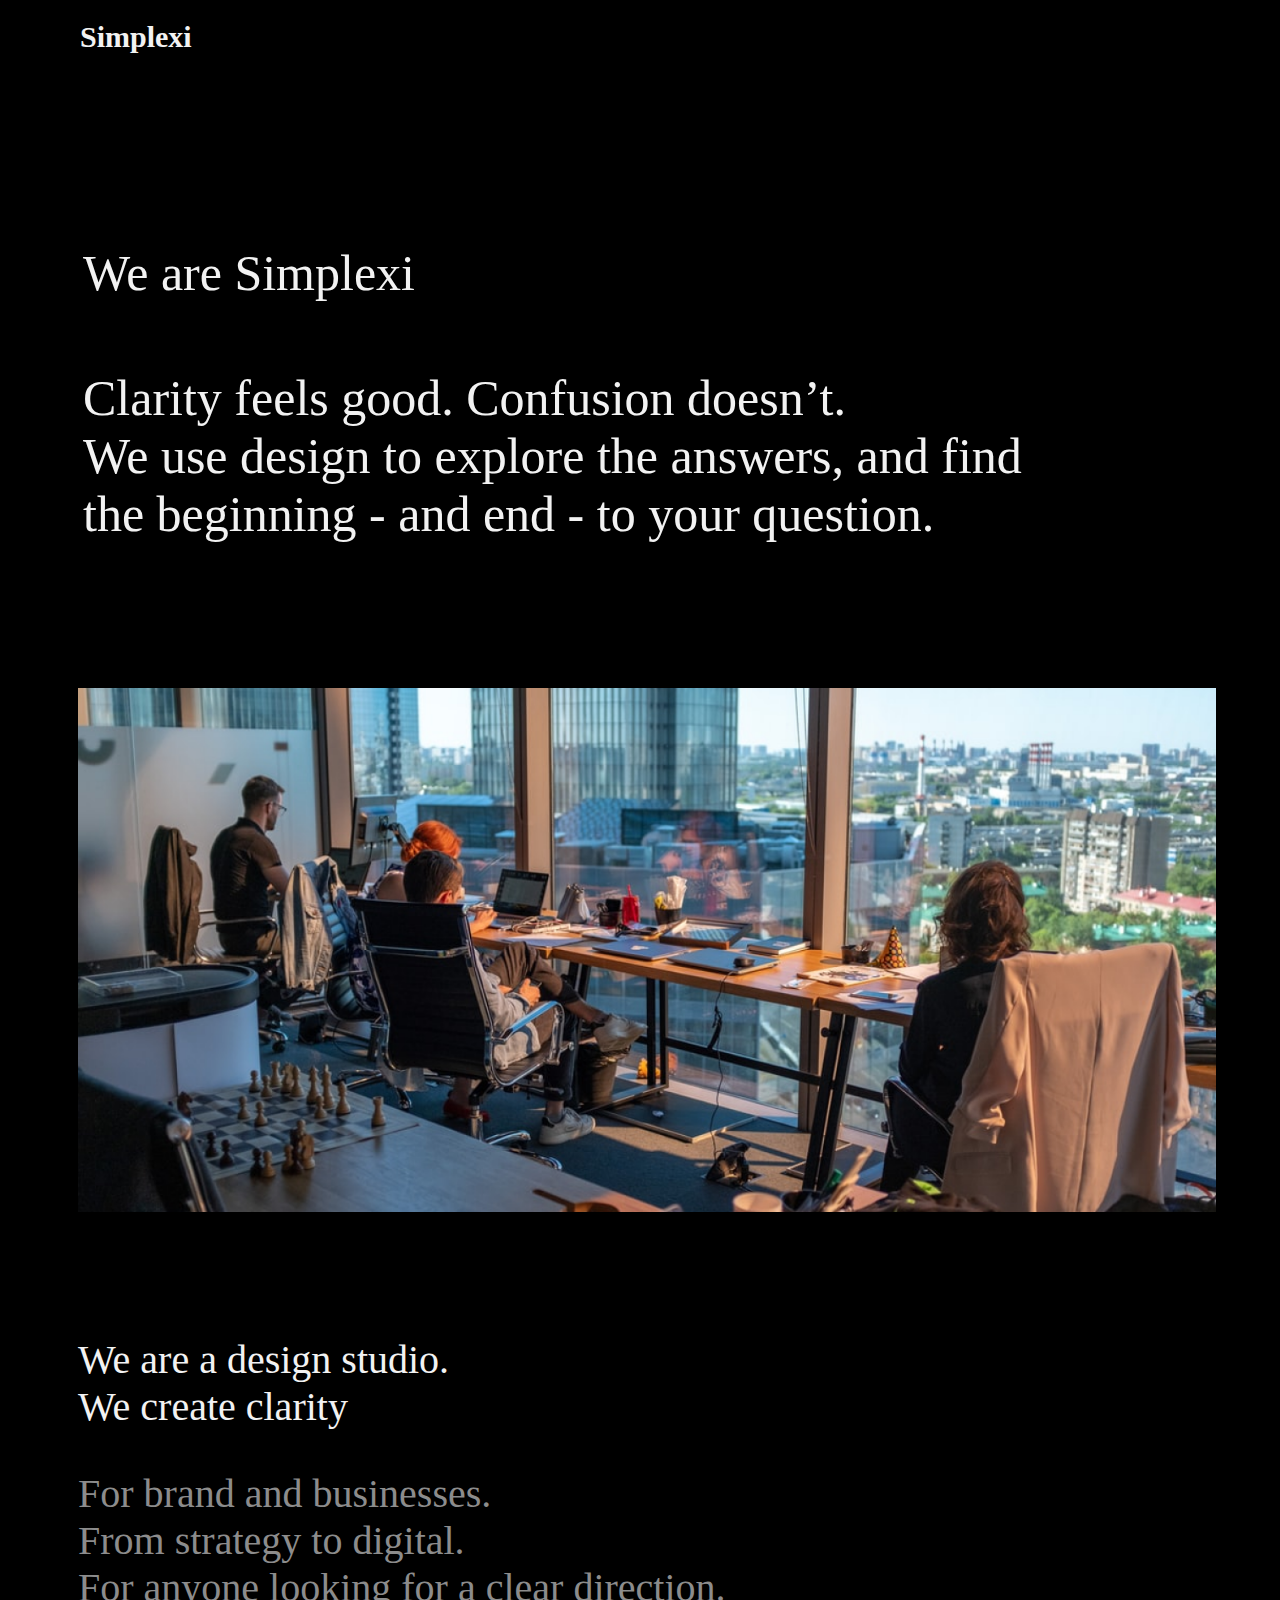
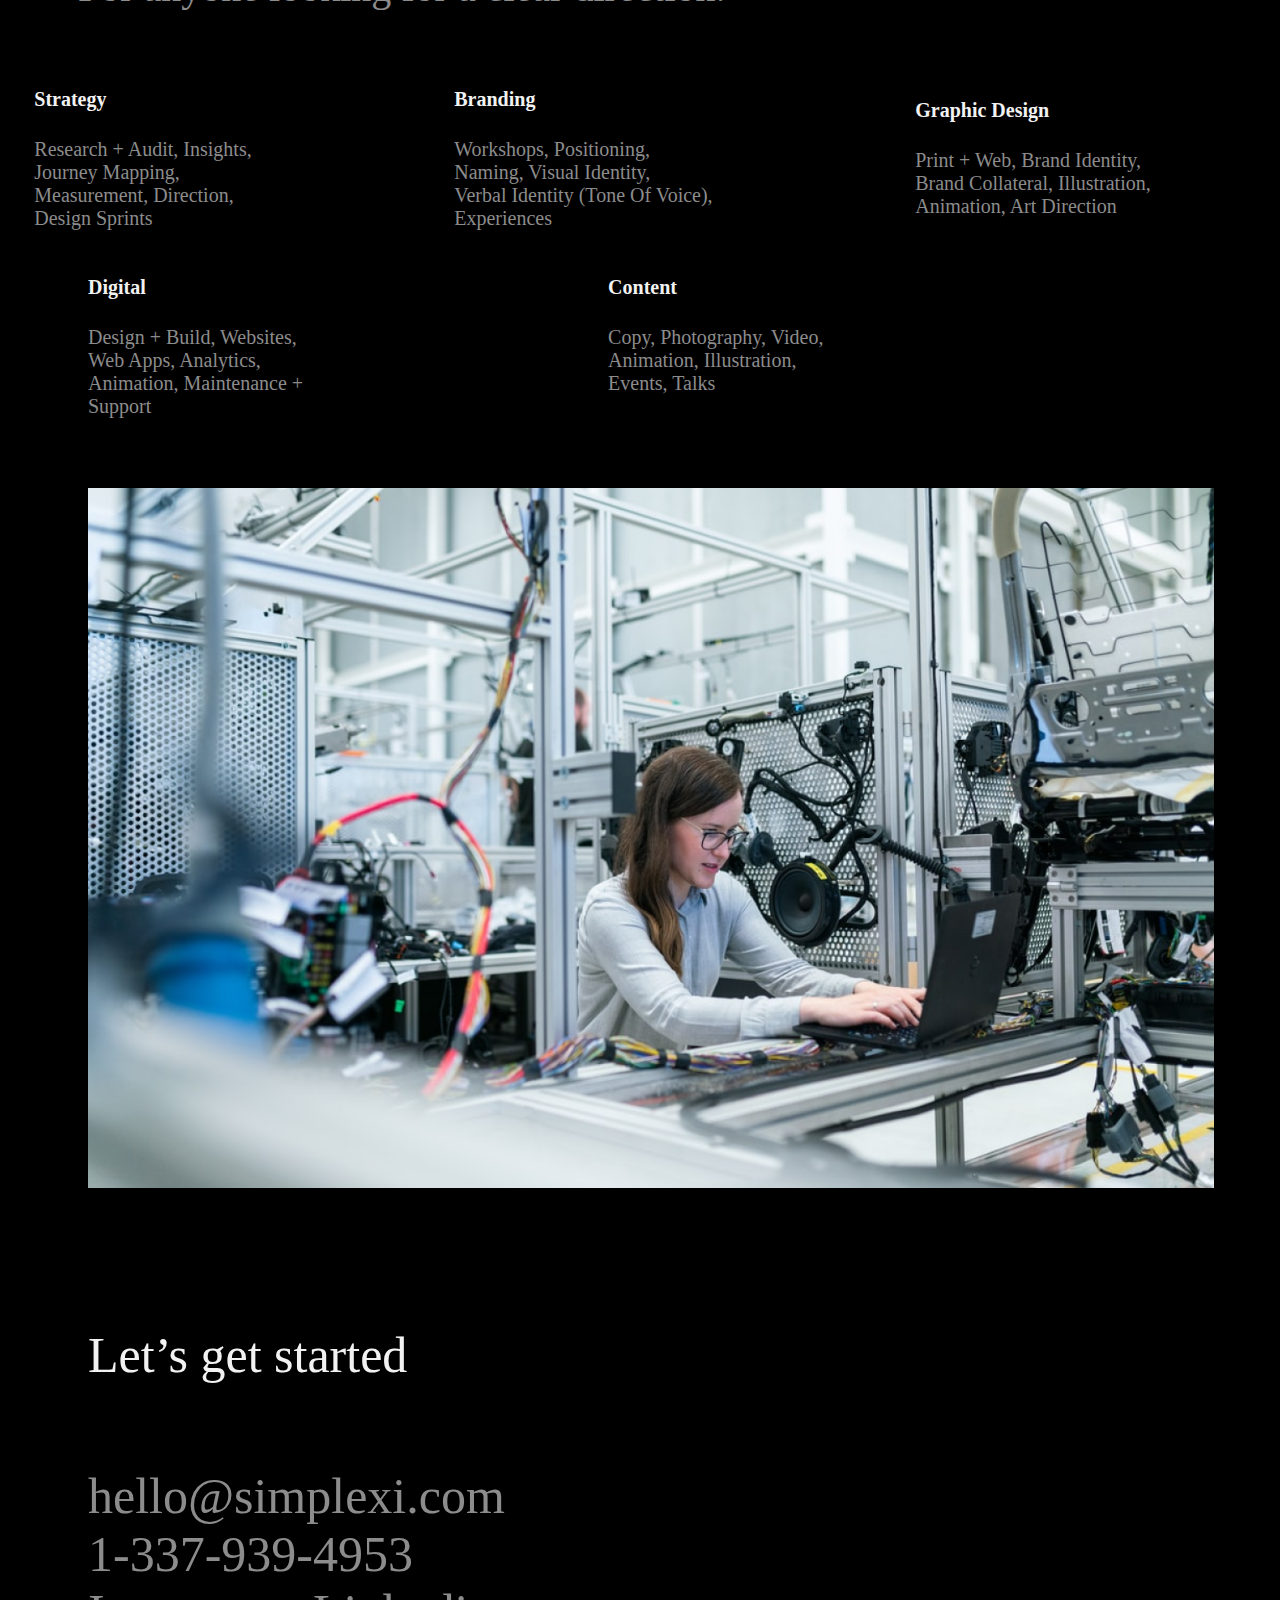
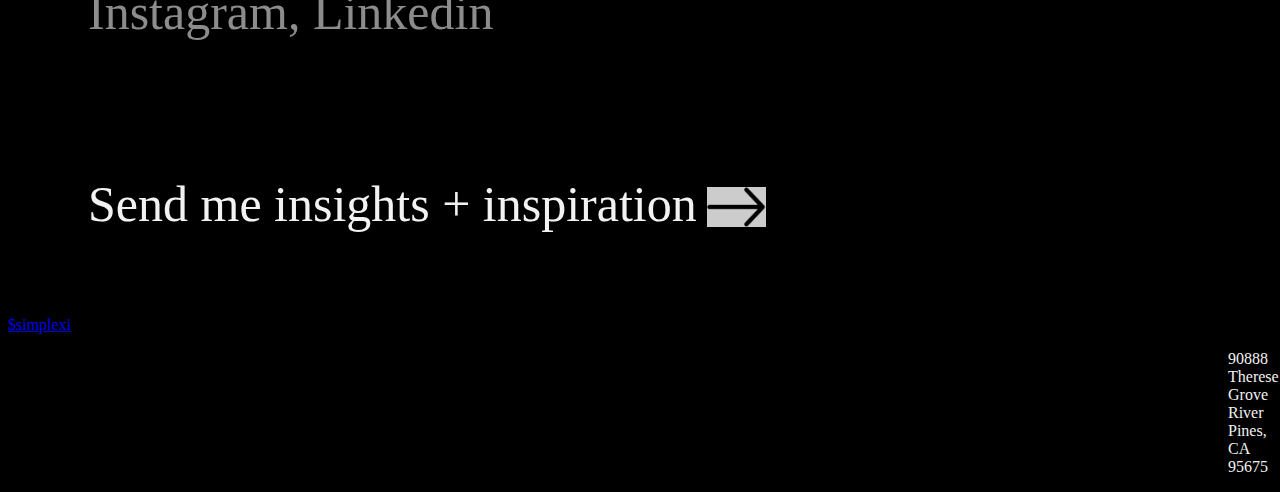
<file: index.html>
<!DOCTYPE html>
<html lang="en">
<head>
    <meta charset="UTF-8">
    <meta http-equiv="X-UA-Compatible" content="IE=edge">
    <meta name="viewport" content="width=device-width, initial-scale=1.0">
    <link rel="stylesheet" href="design.css">
    <title>Simplexi</title>
</head>
<body>

    <nav>
        <h1>Simplexi</h1>
    </nav>

    <header>
        <div>
            <h4>We are Simplexi</h4>
            <p>Clarity feels  good. Confusion doesn’t.<br>
                We use design to explore the answers, and find<br>
                the beginning - and end - to your question.
            </p>
        </div>
    </header>

    <section class="img-1">
        <div>
            <img src="Rectangle1.png" alt="">
        </div>
    </section>

    <section class="showcase">
        <div class="clear-text">
            <div>
                <p>We are a design studio.<br>
                    We create clarity
                </p>
            </div>
    
            <div>
                <p class="text">For brand and businesses.<br>
                    From strategy to digital.<br>
                    For anyone looking for a clear direction.
                </p>
            </div>
        </div>

        <div class="info-1">
            <div>
                <h4>Strategy</h4>
                <p>Research + Audit, Insights,<br>
                    Journey Mapping,<br>
                    Measurement, Direction,<br>
                    Design Sprints
                </p>
            </div>

            <div>
                <h4>Branding</h4>
                <p>Workshops, Positioning,<br>
                    Naming, Visual Identity,<br>
                    Verbal Identity (Tone Of Voice),<br>
                    Experiences
                </p>
            </div>

            <div>
                <h4>Graphic Design</h4>
                <p>Print + Web, Brand Identity,<br>
                    Brand Collateral, Illustration,<br>
                    Animation, Art Direction
                </p>
            </div>
        </div>

        <div class="info-2">
            <div class="a">
                <h4>Digital</h4>
                <p>Design + Build, Websites,<br>
                    Web Apps, Analytics,<br>
                    Animation, Maintenance +<br>
                    Support
                </p>
            </div>
    
            <div class="b">
                <h4>Content</h4>
                <p>Copy, Photography, Video,<br>
                    Animation, Illustration,<br>
                    Events, Talks
                </p>
            </div>
        </div>

        <div>
            <img src="Rectangle2.png" alt="">
        </div>

    </section>

    <section class="bio">
        <div class="infos">
            <h5>Let’s get started</h5>
            <p>hello@simplexi.com<br>
                1-337-939-4953<br>
                Instagram,  Linkedin</p>
        </div>

        <div class="point">
            <h5>Send me insights + inspiration</h5>
            <img src="Vector1.png" alt="">
        </div>
    </section>

    <div>
        <a href="index1.html">$simplexi</a>
    </div>
    
    <footer>
        <div>
            <p>90888 Therese Grove River Pines, CA 95675</p>
        </div>
    </footer>
    
</body>
</html>
</file>
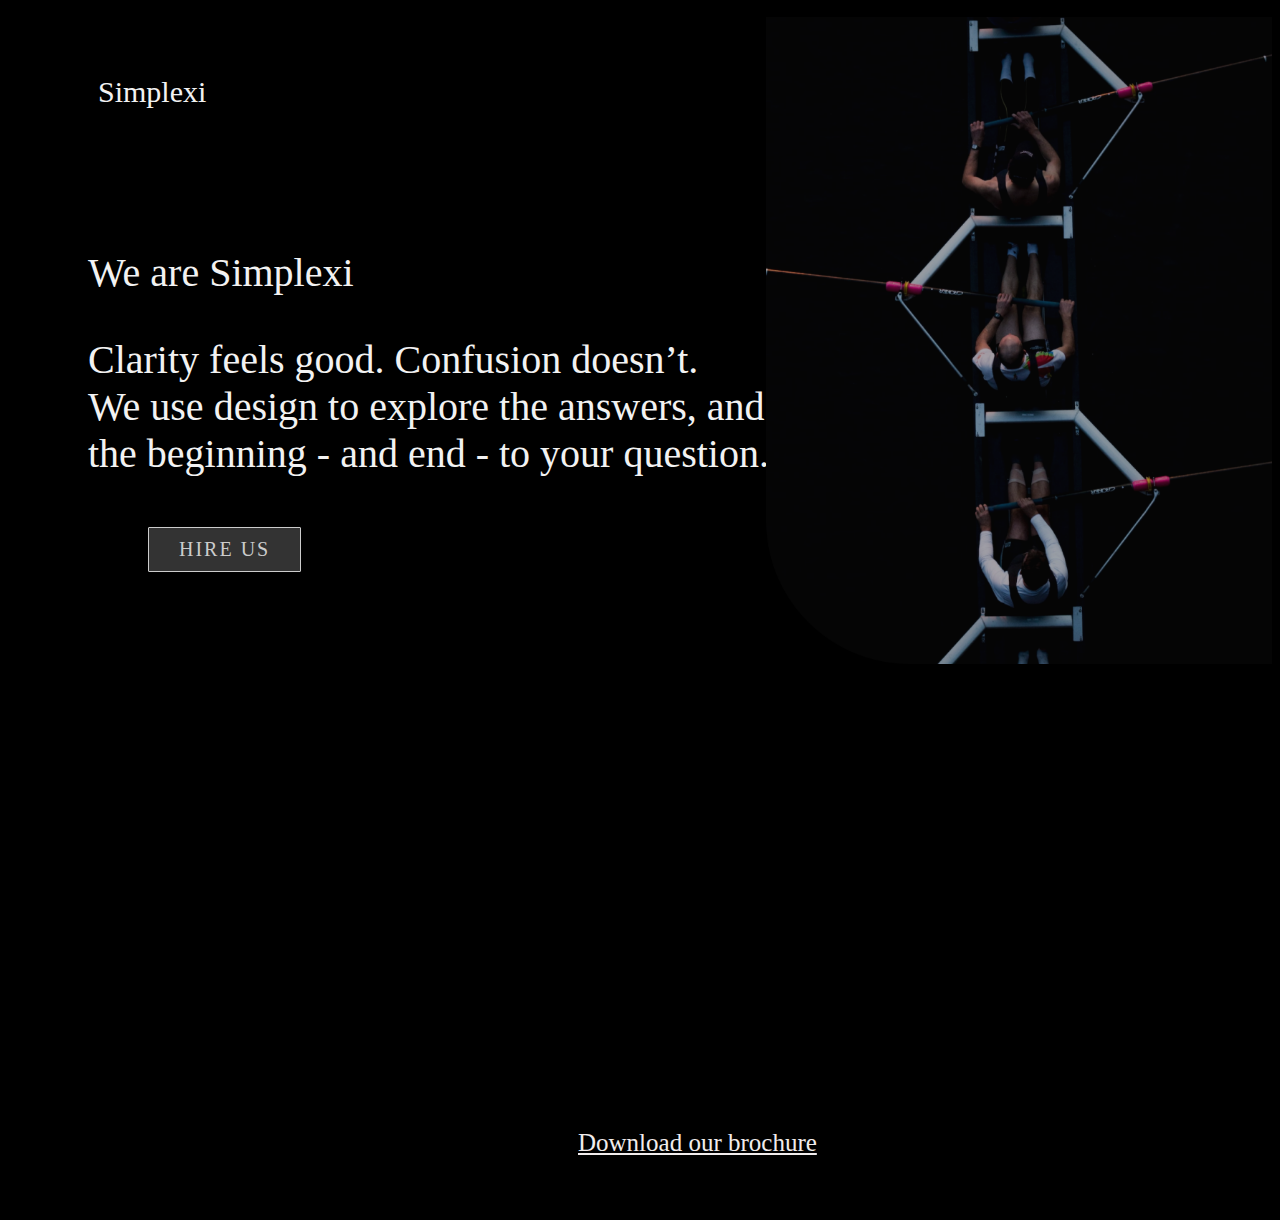
<file: index1.html>
<!DOCTYPE html>
<html lang="en">
<head>
    <meta charset="UTF-8">
    <meta http-equiv="X-UA-Compatible" content="IE=edge">
    <meta name="viewport" content="width=device-width, initial-scale=1.0">
    <link rel="stylesheet" href="design.css">
    <title>simplexi</title>
</head>
<body>

    <header class="header">
        <h1>Simplexi</h1>
    </header>
    
       <section class="simplexi">
        <div class="simplexi-1">
           <h1>
              We are Simplexi
           </h1>
           <p>Clarity feels  good. Confusion doesn’t.<br>
               We use design to explore the answers, and find<br>
               the beginning - and end - to your question.
            </p>
              <img src="Rectangle3.png" alt="">
        </div>
       </section>

          <div class="brochure">
            <a href="index.html">Hire Us</a>
          </div>

          <div class="folder">
            <a href="index.html">Download our brochure</a>
          </div>

</body>
</html>
</file>
<file: design.css>
@import url('https://fonts.googleapis.com/css2?family=Heebo:wght@200;300;400;500&display=swap');

body {
    background: #000000;
    color: #f2f2f2;
}


nav {
    font-size: 15px;
    font-weight: 200;
    margin-left: 72px;
    margin-bottom: 190px;
}

header {
    margin: 75px;
}

header h4 {
    font-size: 50px;
    font-weight: 500;
}

header p {
    font-size: 50px;
    font-weight: 500;
}

.img-1 img {
    margin: 40px;
    width: 90%;
    padding: 30px;
}

.showcase {
    margin: 20px;
}

.showcase .clear-text {
    font-size: 40px;
    font-weight: 200;
    margin: 50px;
}

.showcase .clear-text .text {
    color: #8c8c8c;
}

.info-1 {
    display: flex;
    justify-content: space-around;
    align-items: center;
    font-size: 20px;
    font-weight: 100;
    margin-left: -95px;
}

.info-1 p {
    color: #8c8c8c;
}

.info-2 {
    display: inline-flex;
    justify-content: center;
    margin-left: 50px;
    font-size: 20px;
    font-weight: 100;
}

.info-2 .a {
    margin-left: 10px;
}

.info-2 .b {
    margin-left: 315px;
    transform: translateX(-10px);
}

.info-2 p {
    color: #8c8c8c;
    font-size: 20px;
    font-weight: 200;
}

.showcase img {
    margin: 50px 60px;
    width: 92%;
}

.bio  {
    margin-left: 80px;
}

.bio .infos h5 {
    font-size: 50px;
    font-weight: 300;
}

.bio .infos p {
    font-size: 50px;
    font-weight: 200;
    color: #8c8c8c;
}

.bio .point {
    display: flex;
}

.bio .point h5 {
    font-size: 50px;
    font-weight: 200;
}

.bio .point img {
    margin-left: 10px;
    width: 5%;
    height: 40px;
    transform: translateY(96px);
    background: #ccc;
}

/* footer */
footer p {
    margin-left: 1220px;
}

/* welcome page */
.header h1 {
    font-size: 30px;
    font-weight: 300;
    margin-left: 15px;
    margin-bottom: 140px;
}

.simplexi h1 {
    font-size: 40px;
    font-weight: 400;
    margin-left: 80px;
}

.simplexi p {
    font-size: 40px;
    font-weight: 400;
    margin-left: 80px;
}

.simplexi img {
    float: right;
    max-width: 40%;
    height: auto;
    transform: translateY(-500px);
    /* background-blend-mode: overlay; */
}

.brochure {
    display: flex;
    justify-content: space-between;
    align-items: center;
    margin-top: 30px;
}

.brochure a {
    display: inline-block;
    margin-left: 140px;
    font-size: 20px;
    background: #333;
    padding: 10px 30px;
    text-decoration: none;
    color: #ccc;
    margin-top: 10px;
    text-transform: uppercase;
    letter-spacing: 2px;
    transition: 0.2s;
    border-radius: 1px;
    border: #ccc solid 1px;
}

.brochure a:hover {
    background: #ccc;
    color: #010200;
    letter-spacing: 4px;
}

.folder a {
    display: inline-block;
    margin-left: 540px;
    font-size: 25px;
    padding: 10px 30px;
    text-decoration: underline;
    color: #f1ecec;
    transform: translateY(-45px);
}

.folder a:hover {
    color: #ccc;
}
</file>
